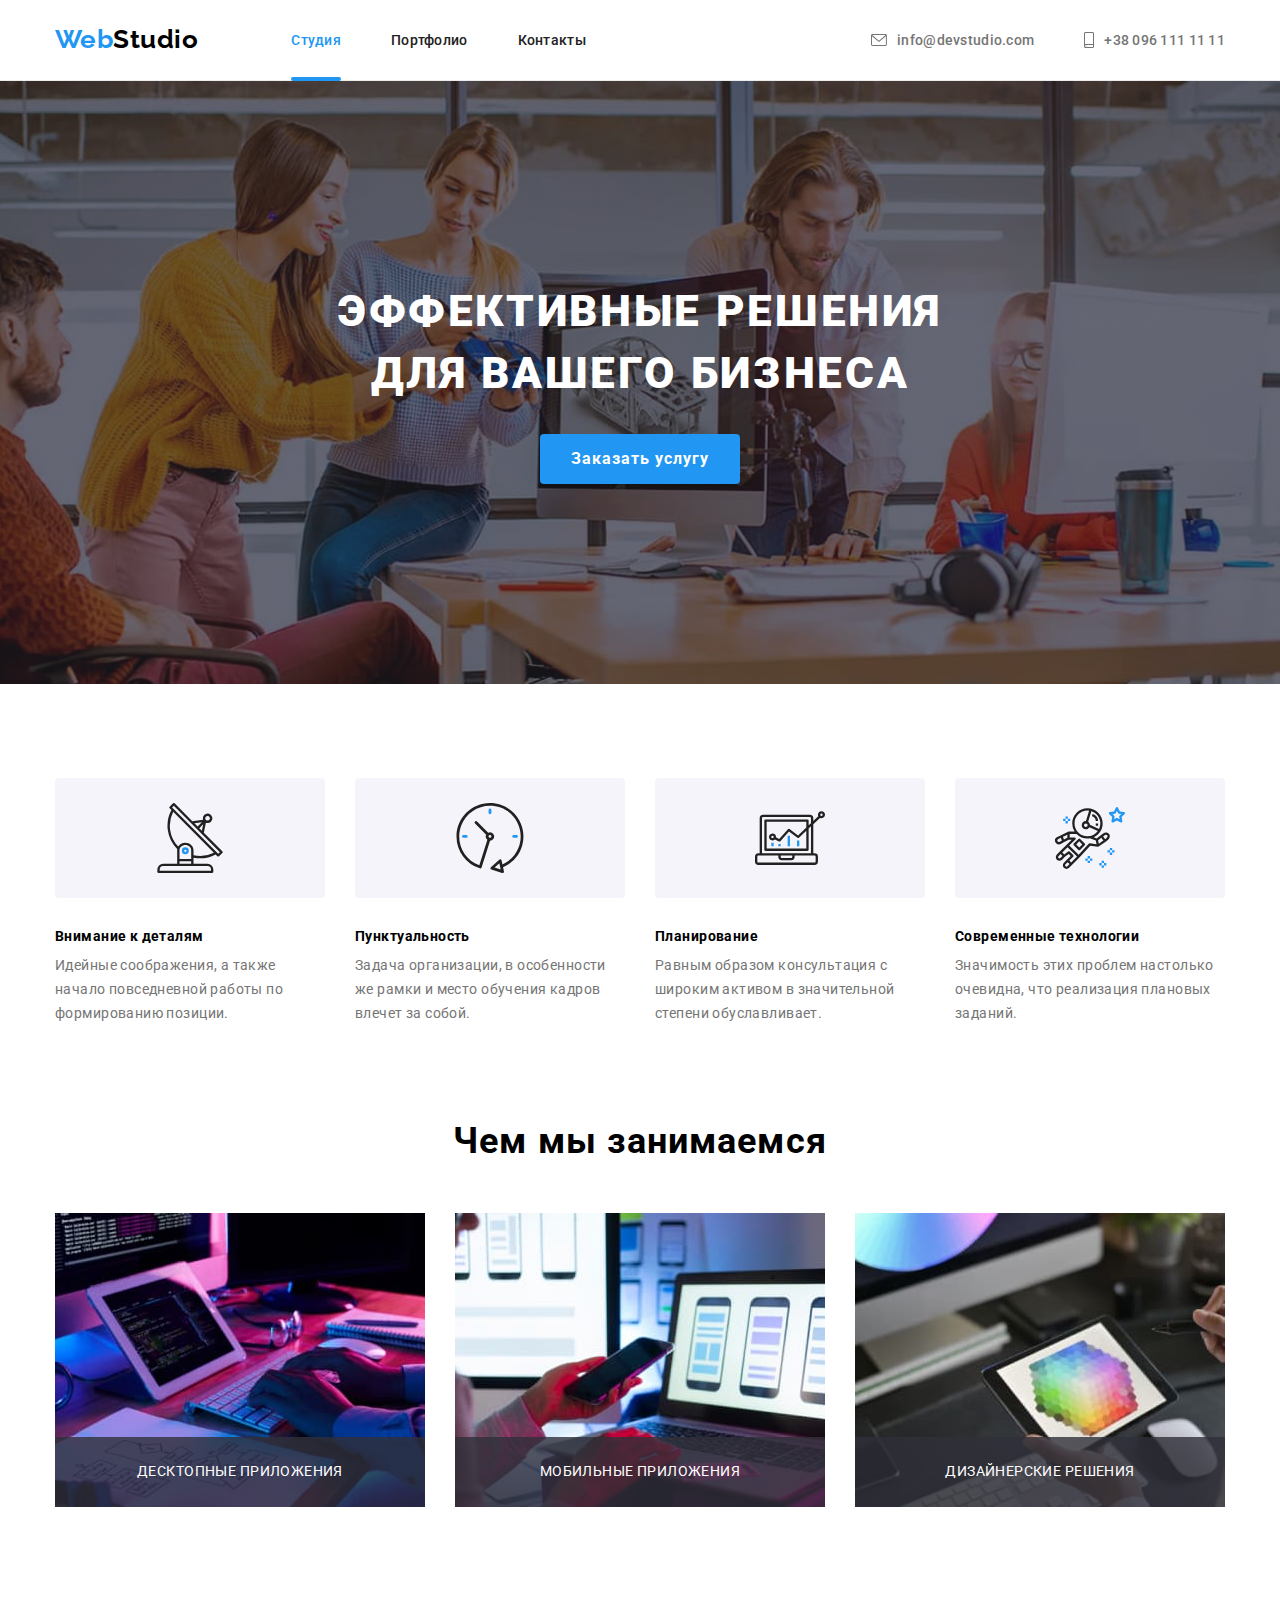
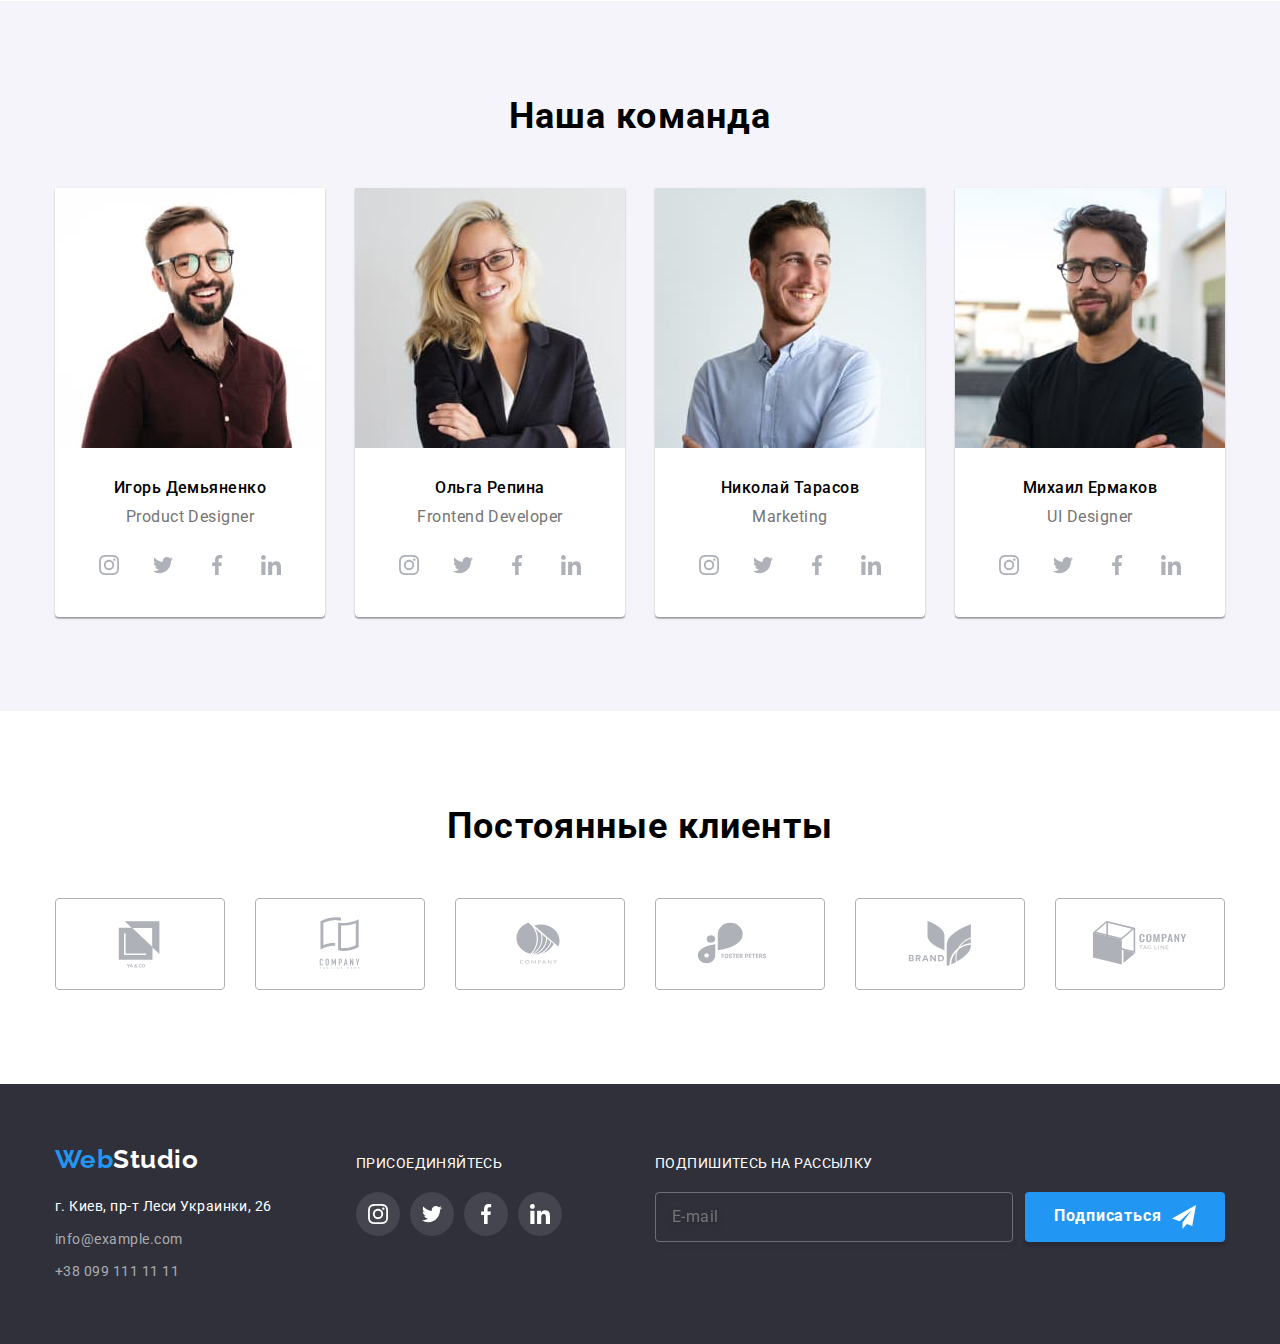
<file: index.html>
<!DOCTYPE html>
<html lang="ru">
  <head>
    <meta charset="UTF-8" />
    <meta http-equiv="X-UA-Compatible" content="IE=edge" />
    <meta name="viewport" content="width=device-width, initial-scale=1.0" />
    <link
      rel="stylesheet"
      href="https://fonts.googleapis.com/css2?family=Raleway:wght@700&family=Roboto:wght@400;500;700;900&display=swap"
    />
    <link
      rel="stylesheet"
      href="https://cdnjs.cloudflare.com/ajax/libs/modern-normalize/1.1.0/modern-normalize.min.css"
    />

    <link rel="stylesheet" href="./css/main.min.css" />
    <title>Студия</title>
  </head>
  <body>
    <!--Верхняя линия-->
    <header class="header-section">
      <div class="container header-section__items">
        <a class="logo logo--primary" href="./index.html">
          <span class="logo__web" lang="en">Web</span>Studio
        </a>
        <nav class="nav">
          <ul class="nav__list">
            <li class="nav__item">
              <a class="nav__link nav__link--current current" href="./index.html">Студия</a>
            </li>
            <li class="nav__item">
              <a class="nav__link" href="./portfolio.html">Портфолио</a>
            </li>
            <li class="nav__item"><a class="nav__link" href="">Контакты</a></li>
          </ul>
        </nav>
        <div class="header__contacts">
          <ul class="contact-list">
            <li class="contact-list__item">
              <a class="contact-list__link" href="mailto:info@devstudio.com">
                <svg class="contact-list__icon" width="16px" height="12px">
                  <use href="./images/icons.svg#icon-envelope"></use>
                </svg>
                info@devstudio.com
              </a>
            </li>
            <li class="contact-list__item">
              <a class="contact-list__link" href="tel:+380961111111">
                <svg class="contact-list__icon" width="10px" height="16px">
                  <use href="./images/icons.svg#icon-smartphone"></use>
                </svg>
                +38 096 111 11 11
              </a>
            </li>
          </ul>
        </div>
      </div>
      <button type="button" class="button-menu button-menu-open">
        <svg width="40" height="40">
          <use class="button-menu-open__icon" href="./images/icons.svg#icon-menu-open"></use>
        </svg>
      </button>
      <div class="mob-menu is-hidden">
        <button type="button" class="button-menu button-menu-close">
          <svg width="40" height="40">
            <use class="button-menu-close__icon" href="./images/icons.svg#icon-menu-close"></use>
          </svg>
        </button>
        <nav class="mob-menu-nav">
          <ul class="nav__list">
            <li class="nav__item">
              <a class="nav__link current nav__link--big-size" href="./index.html">Студия</a>
            </li>
            <li class="nav__item">
              <a class="nav__link nav__link--big-size" href="./portfolio.html">Портфолио</a>
            </li>
            <li class="nav__item">
              <a class="nav__link nav__link--big-size" href="">Контакты</a>
            </li>
          </ul>
        </nav>
        <div class="mob-menu-contacts">
          <ul class="contact-list">
            <li class="contact-list__item">
              <a
                class="contact-list__link contact-list__link--big-size contact-list__link--accent-color"
                href="tel:+380961111111"
                >+38 099 111 11 11</a
              >
            </li>
            <li class="contact-list__item">
              <a
                class="contact-list__link contact-list__link--medium-size"
                href="mailto:info@devstudio.com"
                >info@example.com</a
              >
            </li>
          </ul>
        </div>
        <ul class="social-text-links">
          <li class="social-text-links__item">
            <a href="" class="social-text-links__link">Instagram</a>
          </li>
          <li class="social-text-links__item">
            <a href="" class="social-text-links__link">Twitter</a>
          </li>
          <li class="social-text-links__item">
            <a href="" class="social-text-links__link">Facebook</a>
          </li>
          <li class="social-text-links__item">
            <a href="" class="social-text-links__link">LinkedIn</a>
          </li>
        </ul>
      </div>
    </header>

    <!--Главный контент-->
    <main>
      <!--Шапка-->
      <section class="section hero">
        <div class="container">
          <h1 class="main-title">
            Эффективные решения
            <br />
            для вашего бизнеса
          </h1>
          <button class="button-primary button-primary--flex" type="button" data-modal-open>
            Заказать услугу
          </button>
        </div>
      </section>
      <!--Особенности-->
      <section class="section features">
        <div class="container">
          <ul class="features-list">
            <li class="features-list__item">
              <div class="features-list__block">
                <svg width="70px" height="70px">
                  <use href="./images/icons.svg#icon-antenna"></use>
                </svg>
              </div>
              <h3 class="features-list__title">Внимание к деталям</h3>
              <p class="features-list__discription">
                Идейные соображения, а также начало повседневной работы по формированию позиции.
              </p>
            </li>
            <li class="features-list__item">
              <div class="features-list__block">
                <svg width="70px" height="70px">
                  <use href="./images/icons.svg#icon-clock"></use>
                </svg>
              </div>
              <h3 class="features-list__title">Пунктуальность</h3>
              <p class="features-list__discription">
                Задача организации, в особенности же рамки и место обучения кадров влечет за собой.
              </p>
            </li>
            <li class="features-list__item">
              <div class="features-list__block">
                <svg width="70px" height="70px">
                  <use href="./images/icons.svg#icon-diagram"></use>
                </svg>
              </div>
              <h3 class="features-list__title">Планирование</h3>
              <p class="features-list__discription">
                Равным образом консультация с широким активом в значительной степени обуславливает.
              </p>
            </li>
            <li class="features-list__item">
              <div class="features-list__block">
                <svg width="70px" height="70px">
                  <use href="./images/icons.svg#icon-astronaut"></use>
                </svg>
              </div>
              <h3 class="features-list__title">Современные технологии</h3>
              <p class="features-list__discription">
                Значимость этих проблем настолько очевидна, что реализация плановых заданий.
              </p>
            </li>
          </ul>
        </div>
      </section>
      <!--Чем мы занимаемся-->
      <section class="section doing">
        <div class="container">
          <h2 class="second-title">Чем мы занимаемся</h2>
          <ul class="doing-list">
            <li class="doing-list__item">
              <img
                srcset="./images/Doing/desktop/img1.jpg 1x, ./images/Doing/desktop/img1@2x.jpg 2x"
                src="./images/Doing/desktop/img1.jpg"
                alt="Руки на клавиатуре"
                width="370"
              />
              <div class="doing-list__block">
                <p class="doing-list__title">ДЕСКТОПНЫЕ ПРИЛОЖЕНИЯ</p>
              </div>
            </li>
            <li class="doing-list__item">
              <img
                srcset="./images/Doing/desktop/img2.jpg 1x, ./images/Doing/desktop/img2@2x.jpg 2x"
                src="./images/Doing/desktop/img2.jpg"
                alt="Телефон в руках"
                width="370"
              />
              <div class="doing-list__block">
                <p class="doing-list__title">МОБИЛЬНЫЕ ПРИЛОЖЕНИЯ</p>
              </div>
            </li>
            <li class="doing-list__item">
              <img
                srcset="./images/Doing/desktop/img3.jpg 1x, ./images/Doing/desktop/img3@2x.jpg 2x"
                src="./images/Doing/desktop/img3.jpg"
                alt="Фигура на планшете"
                width="370"
              />
              <div class="doing-list__block">
                <p class="doing-list__title">ДИЗАЙНЕРСКИЕ РЕШЕНИЯ</p>
              </div>
            </li>
          </ul>
        </div>
      </section>
      <!--Наша команда-->
      <section class="section team">
        <div class="container">
          <h2 class="second-title">Наша команда</h2>
          <ul class="team-list">
            <li class="team-list__item">
              <img
                srcset="./images/Team/desktop/img1.jpg 1x, ./images/Team/desktop/img1@2x.jpg 2x"
                src="./images/Team/desktop/img1.jpg"
                alt="Парень"
                width="270"
              />
              <div class="team-list__info">
                <div class="team-list__member">
                  <h3 class="team-list__member-name">Игорь Демьяненко</h3>
                  <p class="team-list__member-position" lang="en">Product Designer</p>
                </div>
                <ul class="social-list">
                  <li class="social-list__item">
                    <a href="" class="social-list__link social-list__link--primary">
                      <svg class="social-list__icon" width="20" height="20">
                        <use href="./images/icons.svg#icon-instagram"></use>
                      </svg>
                    </a>
                  </li>
                  <li class="social-list__item">
                    <a href="" class="social-list__link social-list__link--primary">
                      <svg class="social-list__icon" width="20" height="20">
                        <use href="./images/icons.svg#icon-twitter"></use>
                      </svg>
                    </a>
                  </li>
                  <li class="social-list__item">
                    <a href="" class="social-list__link social-list__link--primary">
                      <svg class="social-list__icon" width="20" height="20">
                        <use href="./images/icons.svg#icon-facebook"></use>
                      </svg>
                    </a>
                  </li>
                  <li class="social-list__item">
                    <a href="" class="social-list__link social-list__link--primary">
                      <svg class="social-list__icon" width="20" height="20">
                        <use href="./images/icons.svg#icon-linkedin"></use>
                      </svg>
                    </a>
                  </li>
                </ul>
              </div>
            </li>
            <li class="team-list__item">
              <img
                srcset="./images/Team/desktop/img2.jpg 1x, ./images/Team/desktop/img2@2x.jpg 2x"
                src="./images/Team/desktop/img2.jpg"
                alt="Девушка"
                width="270"
              />
              <div class="team-list__info">
                <div class="team-list__member">
                  <h3 class="team-list__member-name">Ольга Репина</h3>
                  <p class="team-list__member-position" lang="en">Frontend Developer</p>
                </div>
                <ul class="social-list">
                  <li class="social-list__item">
                    <a href="" class="social-list__link social-list__link--primary">
                      <svg class="social-list__icon" width="20" height="20">
                        <use href="./images/icons.svg#icon-instagram"></use>
                      </svg>
                    </a>
                  </li>
                  <li class="social-list__item">
                    <a href="" class="social-list__link social-list__link--primary">
                      <svg class="social-list__icon" width="20" height="20">
                        <use href="./images/icons.svg#icon-twitter"></use>
                      </svg>
                    </a>
                  </li>
                  <li class="social-list__item">
                    <a href="" class="social-list__link social-list__link--primary">
                      <svg class="social-list__icon" width="20" height="20">
                        <use href="./images/icons.svg#icon-facebook"></use>
                      </svg>
                    </a>
                  </li>
                  <li class="social-list__item">
                    <a href="" class="social-list__link social-list__link--primary">
                      <svg class="social-list__icon" width="20" height="20">
                        <use href="./images/icons.svg#icon-linkedin"></use>
                      </svg>
                    </a>
                  </li>
                </ul>
              </div>
            </li>
            <li class="team-list__item">
              <img
                srcset="./images/Team/desktop/img3.jpg 1x, ./images/Team/desktop/img3@2x.jpg 2x"
                src="./images/Team/desktop/img3.jpg"
                alt="Парень"
                width="270"
              />
              <div class="team-list__info">
                <div class="team-list__member">
                  <h3 class="team-list__member-name">Николай Тарасов</h3>
                  <p class="team-list__member-position" lang="en">Marketing</p>
                </div>
                <ul class="social-list">
                  <li class="social-list__item">
                    <a href="" class="social-list__link social-list__link--primary">
                      <svg class="social-list__icon" width="20" height="20">
                        <use href="./images/icons.svg#icon-instagram"></use>
                      </svg>
                    </a>
                  </li>
                  <li class="social-list__item">
                    <a href="" class="social-list__link social-list__link--primary">
                      <svg class="social-list__icon" width="20" height="20">
                        <use href="./images/icons.svg#icon-twitter"></use>
                      </svg>
                    </a>
                  </li>
                  <li class="social-list__item">
                    <a href="" class="social-list__link social-list__link--primary">
                      <svg class="social-list__icon" width="20" height="20">
                        <use href="./images/icons.svg#icon-facebook"></use>
                      </svg>
                    </a>
                  </li>
                  <li class="social-list__item">
                    <a href="" class="social-list__link social-list__link--primary">
                      <svg class="social-list__icon" width="20" height="20">
                        <use href="./images/icons.svg#icon-linkedin"></use>
                      </svg>
                    </a>
                  </li>
                </ul>
              </div>
            </li>
            <li class="team-list__item">
              <img
                srcset="./images/Team/desktop/img4.jpg 1x, ./images/Team/desktop/img4@2x.jpg 2x"
                src="./images/Team/desktop/img4.jpg"
                alt="Парень"
                width="270"
              />
              <div class="team-list__info">
                <div class="team-list__member">
                  <h3 class="team-list__member-name">Михаил Ермаков</h3>
                  <p class="team-list__member-position" lang="en">UI Designer</p>
                </div>
                <ul class="social-list">
                  <li class="social-list__item">
                    <a href="" class="social-list__link social-list__link--primary">
                      <svg class="social-list__icon" width="20" height="20">
                        <use href="./images/icons.svg#icon-instagram"></use>
                      </svg>
                    </a>
                  </li>
                  <li class="social-list__item">
                    <a href="" class="social-list__link social-list__link--primary">
                      <svg class="social-list__icon" width="20" height="20">
                        <use href="./images/icons.svg#icon-twitter"></use>
                      </svg>
                    </a>
                  </li>
                  <li class="social-list__item">
                    <a href="" class="social-list__link social-list__link--primary">
                      <svg class="social-list__icon" width="20" height="20">
                        <use href="./images/icons.svg#icon-facebook"></use>
                      </svg>
                    </a>
                  </li>
                  <li class="social-list__item">
                    <a href="" class="social-list__link social-list__link--primary">
                      <svg class="social-list__icon" width="20" height="20">
                        <use href="./images/icons.svg#icon-linkedin"></use>
                      </svg>
                    </a>
                  </li>
                </ul>
              </div>
            </li>
          </ul>
        </div>
      </section>
      <!--Наши партнёры-->
      <section class="section costomers">
        <div class="container">
          <h2 class="second-title">Постоянные клиенты</h2>
          <ul class="customers-list">
            <li class="customers-list__item">
              <a href="" class="customers-list__link">
                <svg class="customers-list__icon" width="106" height="60">
                  <use href="./images/icons.svg#icon-logo1"></use>
                </svg>
              </a>
            </li>
            <li class="customers-list__item">
              <a href="" class="customers-list__link">
                <svg class="customers-list__icon" width="106" height="60">
                  <use href="./images/icons.svg#icon-logo2"></use>
                </svg>
              </a>
            </li>
            <li class="customers-list__item">
              <a href="" class="customers-list__link">
                <svg class="customers-list__icon" width="106" height="60">
                  <use href="./images/icons.svg#icon-logo3"></use>
                </svg>
              </a>
            </li>
            <li class="customers-list__item">
              <a href="" class="customers-list__link">
                <svg class="customers-list__icon" width="106" height="60">
                  <use href="./images/icons.svg#icon-logo4"></use>
                </svg>
              </a>
            </li>
            <li class="customers-list__item">
              <a href="" class="customers-list__link">
                <svg class="customers-list__icon" width="106" height="60">
                  <use href="./images/icons.svg#icon-logo5"></use>
                </svg>
              </a>
            </li>
            <li class="customers-list__item">
              <a href="" class="customers-list__link">
                <svg class="customers-list__icon" width="106" height="60">
                  <use href="./images/icons.svg#icon-logo6"></use>
                </svg>
              </a>
            </li>
          </ul>
        </div>
      </section>
    </main>
    <!--Подвал контакты-->
    <footer class="footer-section">
      <div class="container footer-section__container">
        <div class="footer-section__contact">
          <a class="logo logo--secondary" href="./index.html">
            <span class="logo__web" lang="en">Web</span>Studio
          </a>
          <address>
            <ul class="secondary-contact-list">
              <li class="secondary-contact-list__item">
                <a
                  class="secondary-contact-list__map"
                  href="https://www.google.com/maps/place/%D0%B1%D1%83%D0%BB.+%D0%9B%D0%B5%D1%81%D0%B8+%D0%A3%D0%BA%D1%80%D0%B0%D0%B8%D0%BD%D0%BA%D0%B8,+26,+%D0%9A%D0%B8%D0%B5%D0%B2,+02000/@50.4265807,30.5361971,17z/data=!3m1!4b1!4m5!3m4!1s0x40d4cf0e033ecbe9:0x57a4dffefec77da0!8m2!3d50.4265807!4d30.5383858?hl=ru"
                  target="_blank"
                  rel="noopener noreferrer"
                >
                  г. Киев, пр-т Леси Украинки, 26
                </a>
              </li>
              <li class="secondary-contact-list__item">
                <a class="secondary-contact-list__link" href="mailto:info@devstudio.com"
                  >info@example.com</a
                >
              </li>
              <li class="secondary-contact-list__item">
                <a class="secondary-contact-list__link" href="tel:+380961111111"
                  >+38 099 111 11 11</a
                >
              </li>
            </ul>
          </address>
        </div>
        <div class="footer-section__social">
          <h4 class="third-title">ПРИСОЕДИНЯЙТЕСЬ</h4>
          <ul class="social-list">
            <li class="social-list__item">
              <a href="" class="social-list__link social-list__link--secondary">
                <svg class="social-list__icon" width="20" height="20">
                  <use href="./images/icons.svg#icon-instagram"></use>
                </svg>
              </a>
            </li>
            <li class="social-list__item">
              <a href="" class="social-list__link social-list__link--secondary">
                <svg class="social-list__icon" width="20" height="20">
                  <use href="./images/icons.svg#icon-twitter"></use>
                </svg>
              </a>
            </li>
            <li class="social-list__item">
              <a href="" class="social-list__link social-list__link--secondary">
                <svg class="social-list__icon" width="20" height="20">
                  <use href="./images/icons.svg#icon-facebook"></use>
                </svg>
              </a>
            </li>
            <li class="social-list__item">
              <a href="" class="social-list__link social-list__link--secondary">
                <svg class="social-list__icon" width="20" height="20">
                  <use href="./images/icons.svg#icon-linkedin"></use>
                </svg>
              </a>
            </li>
          </ul>
        </div>
        <div class="footer-section__form">
          <h4 class="third-title">ПОДПИШИТЕСЬ НА РАССЫЛКУ</h4>
          <form action="#" class="subscribe-form">
            <input
              type="email"
              name="subscribe-form__input"
              class="subscribe-form__input"
              placeholder="E-mail"
            />
            <button type="submit" class="button-primary button-primary--flex">
              Подписаться<svg class="button-primary__icon" width="24" height="24">
                <use href="./images/icons.svg#icon-telegram"></use>
              </svg>
            </button>
          </form>
        </div>
      </div>
    </footer>
    <!--modal-->
    <div class="backdrop is-hidden" data-modal>
      <div class="modal">
        <button type="button" class="button-close" data-modal-close>
          <svg class="button-close__icon" width="18" height="18">
            <use href="./images/icons.svg#icon-close"></use>
          </svg>
        </button>
        <p class="modal__title">Оставьте свои данные, мы вам перезвоним</p>
        <!--form-->
        <form action="#" class="form">
          <div class="input-field">
            <label for="user-name" class="label">Имя</label>
            <div class="input__group-apsolute">
              <input
                type="text"
                minlength="2"
                name="user-name"
                title="Volodymyr"
                class="input"
                id="user-name"
                required
              /><svg class="input__icon" width="18" height="18">
                <use href="./images/icons.svg#icon-person"></use>
              </svg>
            </div>
          </div>
          <div class="input-field">
            <label for="user-tel" class="label">Телефон</label>
            <div class="input__group-apsolute">
              <input
                type="tel"
                name="user-tel"
                title="+38 (095) 174-71-21"
                class="input"
                id="user-tel"
                required
              /><svg class="input__icon" width="18" height="18">
                <use href="./images/icons.svg#icon-phone"></use>
              </svg>
            </div>
          </div>
          <div class="input-field">
            <label for="user-email" class="label">Почта</label>
            <div class="input__group-apsolute">
              <input
                type="email"
                name="user-email"
                title="vmtrush@gmail.com"
                class="input"
                id="user-email"
                required
              /><svg class="input__icon" width="18" height="18">
                <use href="./images/icons.svg#icon-email"></use>
              </svg>
            </div>
          </div>
          <div class="textarea-field">
            <label for="user-comment" class="label">Комментарий</label>
            <textarea
              name="user-comment"
              class="textarea-field__input"
              id="user-comment"
              placeholder="Введите текст"
            ></textarea>
          </div>
          <div class="checkbox-field">
            <input
              type="checkbox"
              name="contract"
              id="modal-check"
              class="checkbox-field__input"
              style="display: none"
            />
            <label for="modal-check" class="checkbox-field__label">
              <span class="checkbox-field__icon">
                <svg class="check-icon" width="16" height="15">
                  <use href="./images/icons.svg#icon-check"></use>
                </svg>
              </span>
              <p class="checkbox-field__text">Соглашаюсь с рассылкой и принимаю</p></label
            >&nbsp;<a href="" class="checkbox-field__link">Условия договора</a>
          </div>
          <button type="submit" class="button-primary button-primary--flex">Отправить</button>
        </form>
      </div>
    </div>
    <!--script-->
    <script src="./js/modal.js"></script>
    <script src="./js/menu.js"></script>
  </body>
</html>
</file>
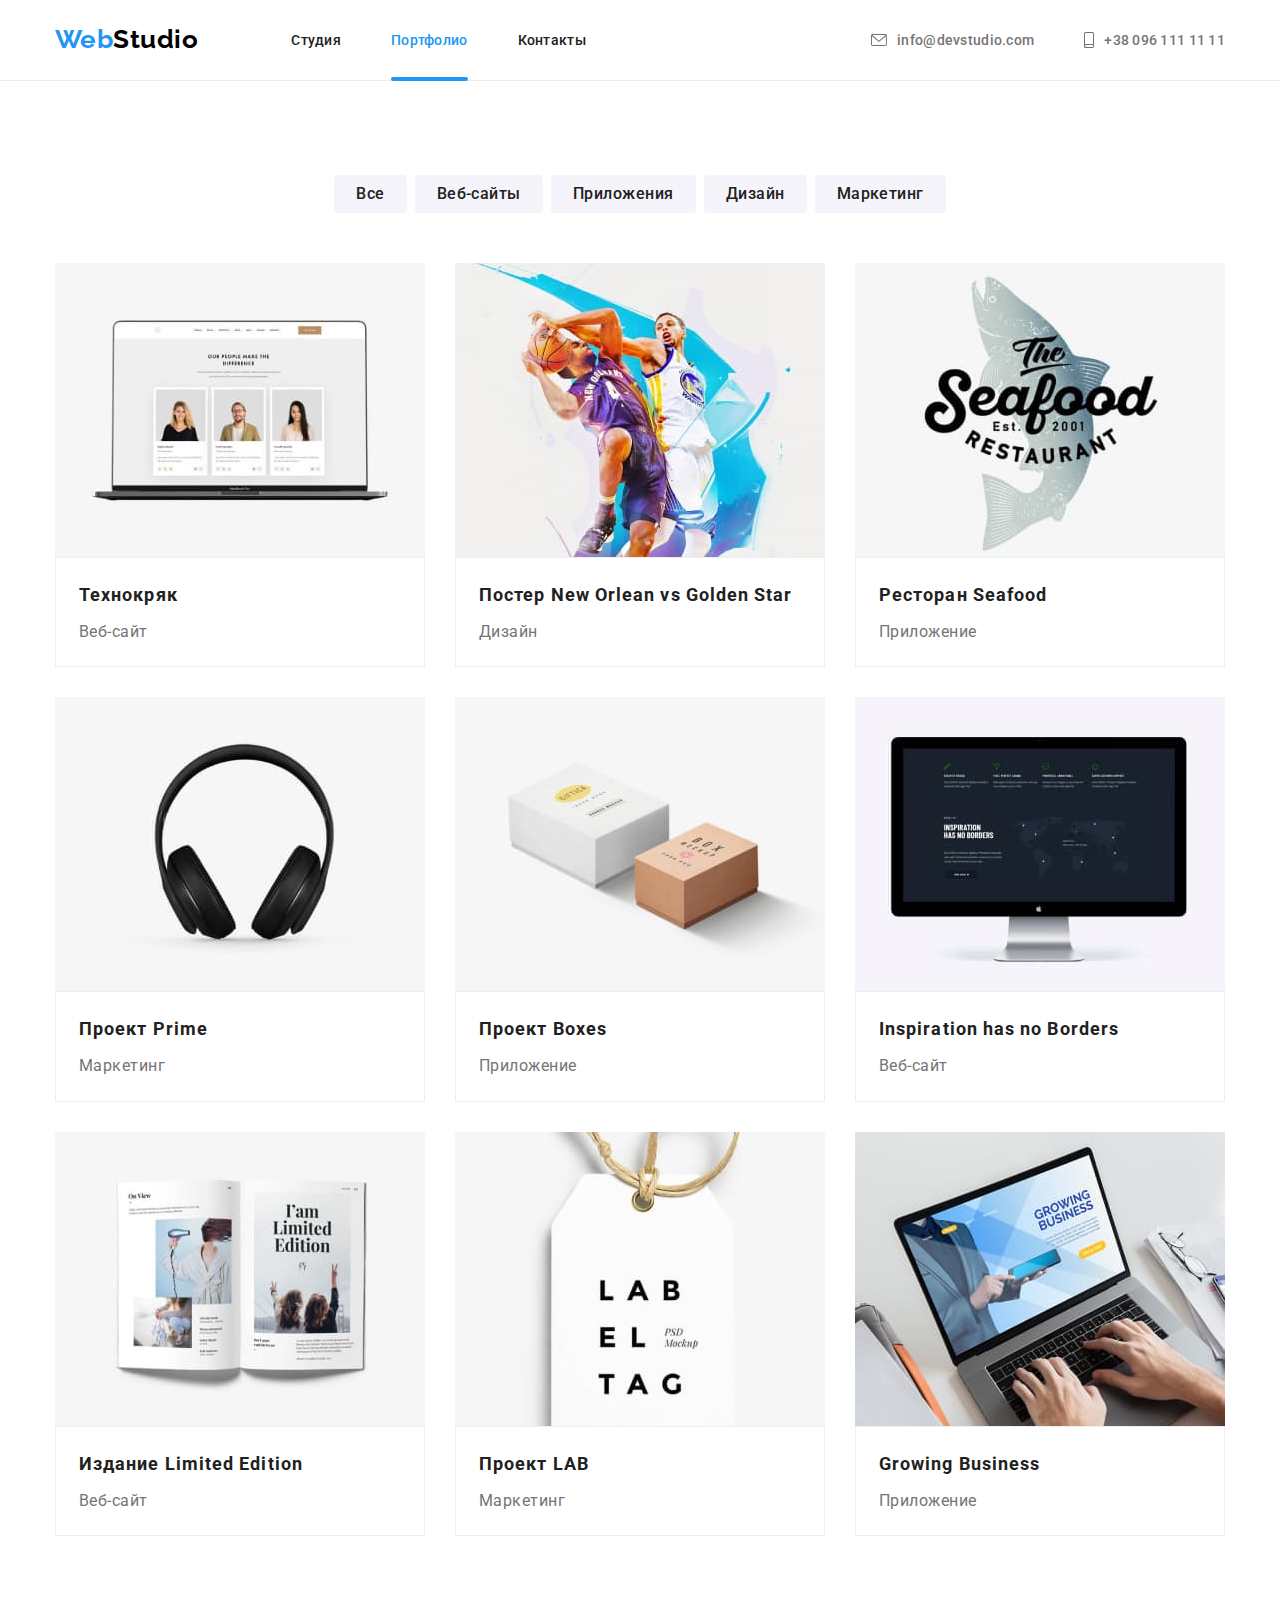
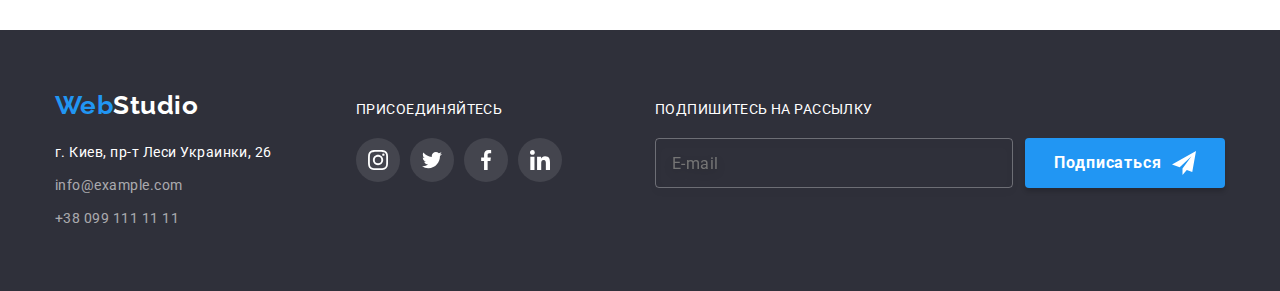
<file: portfolio.html>
<!DOCTYPE html>
<html lang="ru">
  <head>
    <meta charset="UTF-8" />
    <meta http-equiv="X-UA-Compatible" content="IE=edge" />
    <meta name="viewport" content="width=device-width, initial-scale=1.0" />
    <link
      href="https://fonts.googleapis.com/css2?family=Raleway:wght@700&family=Roboto:wght@400;500;700;900&display=swap"
      rel="stylesheet"
    />
    <link
      rel="stylesheet"
      href="https://cdnjs.cloudflare.com/ajax/libs/modern-normalize/1.1.0/modern-normalize.min.css"
    />

    <link rel="stylesheet" href="./css/main.min.css" />
    <title>Portfolio</title>
  </head>
  <body>
    <!--Верхняя линия-->
    <header class="header-section">
      <div class="container header-section__items">
        <a class="logo logo--primary" href="./index.html">
          <span class="logo__web" lang="en">Web</span>Studio
        </a>
        <nav class="nav">
          <ul class="nav__list">
            <li class="nav__item">
              <a class="nav__link" href="./index.html">Студия</a>
            </li>
            <li class="nav__item">
              <a class="nav__link nav__link--current current" href="./portfolio.html">Портфолио</a>
            </li>
            <li class="nav__item"><a class="nav__link" href="">Контакты</a></li>
          </ul>
        </nav>
        <div class="header__contacts">
          <ul class="header-section__contact contact-list">
            <li class="contact-list__item">
              <a class="contact-list__link" href="mailto:info@devstudio.com">
                <svg class="contact-list__icon" width="16px" height="12px">
                  <use href="./images/icons.svg#icon-envelope"></use>
                </svg>
                info@devstudio.com
              </a>
            </li>
            <li class="contact-list__item">
              <a class="contact-list__link" href="tel:+380961111111">
                <svg class="contact-list__icon" width="10px" height="16px">
                  <use href="./images/icons.svg#icon-smartphone"></use>
                </svg>
                +38 096 111 11 11
              </a>
            </li>
          </ul>
        </div>
      </div>
      <button type="button" class="button-menu button-menu-open">
        <svg width="40" height="40">
          <use class="button-menu-open__icon" href="./images/icons.svg#icon-menu-open"></use>
        </svg>
      </button>
      <div class="mob-menu is-hidden">
        <button type="button" class="button-menu button-menu-close">
          <svg width="40" height="40">
            <use class="button-menu-close__icon" href="./images/icons.svg#icon-menu-close"></use>
          </svg>
        </button>
        <nav class="mob-menu-nav">
          <ul class="nav__list">
            <li class="nav__item">
              <a class="nav__link nav__link--big-size" href="./index.html">Студия</a>
            </li>
            <li class="nav__item">
              <a class="nav__link current nav__link--big-size" href="./portfolio.html">Портфолио</a>
            </li>
            <li class="nav__item">
              <a class="nav__link nav__link--big-size" href="">Контакты</a>
            </li>
          </ul>
        </nav>
        <div class="mob-menu-contacts">
          <ul class="contact-list">
            <li class="contact-list__item">
              <a
                class="contact-list__link contact-list__link--big-size contact-list__link--accent-color"
                href="tel:+380961111111"
                >+38 099 111 11 11</a
              >
            </li>
            <li class="contact-list__item">
              <a
                class="contact-list__link contact-list__link--medium-size contact-list__link--shade-color"
                href="mailto:info@devstudio.com"
                >info@example.com</a
              >
            </li>
          </ul>
        </div>
        <ul class="social-text-links">
          <li class="social-text-links__item">
            <a href="" class="social-text-links__link">Instagram</a>
          </li>
          <li class="social-text-links__item">
            <a href="" class="social-text-links__link">Twitter</a>
          </li>
          <li class="social-text-links__item">
            <a href="" class="social-text-links__link">Facebook</a>
          </li>
          <li class="social-text-links__item">
            <a href="" class="social-text-links__link">LinkedIn</a>
          </li>
        </ul>
      </div>
    </header>
    <!--Портфолио главный контент -->
    <main>
      <!--Шапка-->
      <section class="section filter">
        <div class="container">
          <ul class="filter-list">
            <li class="filter-list__item">
              <button class="button-secondary" type="button">Все</button>
            </li>
            <li class="filter-list__item">
              <button class="button-secondary" type="button">Веб-сайты</button>
            </li>
            <li class="filter-list__item">
              <button class="button-secondary" type="button">Приложения</button>
            </li>
            <li class="filter-list__item">
              <button class="button-secondary" type="button">Дизайн</button>
            </li>
            <li class="filter-list__item">
              <button class="button-secondary" type="button">Маркетинг</button>
            </li>
          </ul>
          <ul class="portfolio">
            <li class="portfolio__item">
              <div class="portfolio__overlay-wrapper">
                <picture>
                  <source
                    srcset="
                      ./images/Portfolio/desktop/img1.jpg    1x,
                      ./images/Portfolio/desktop/img1@2x.jpg 2x
                    "
                    media="(min-width: 1200px)" />
                  <source
                    srcset="
                      ./images/Portfolio/tab/img1.jpg    1x,
                      ./images/Portfolio/tab/img1@2x.jpg 2x
                    "
                    media="(min-width: 768px)" />
                  <source
                    srcset="
                      ./images/Portfolio/mob/img1.jpg    1x,
                      ./images/Portfolio/mob/img1@2x.jpg 2x
                    "
                    media="(max-width: 767px)" />
                  <img src="./images/Portfolio/desktop/img1.jpg" alt="Экран ноутбука с фото"
                /></picture>
                <div class="portfolio__overlay">
                  <p class="portfolio__text">
                    Технокряк это современная площадка распространения коронавируса. Компании
                    используют эту платформу для цифрового шпионажа и атак на защищённые сервера
                    конкурентов.
                  </p>
                </div>
              </div>
              <div class="portfolio__wrapper">
                <h3 class="portfolio__title">Технокряк</h3>
                <p class="portfolio__discription">Веб-сайт</p>
              </div>
            </li>

            <li class="portfolio__item">
              <div class="portfolio__overlay-wrapper">
                <picture>
                  <source
                    srcset="
                      ./images/Portfolio/desktop/img2.jpg    1x,
                      ./images/Portfolio/desktop/img2@2x.jpg 2x
                    "
                    media="(min-width: 1200px)" />
                  <source
                    srcset="
                      ./images/Portfolio/tab/img2.jpg    1x,
                      ./images/Portfolio/tab/img2@2x.jpg 2x
                    "
                    media="(min-width: 768px)" />
                  <source
                    srcset="
                      ./images/Portfolio/mob/img2.jpg    1x,
                      ./images/Portfolio/mob/img2@2x.jpg 2x
                    "
                    media="(max-width: 767px)" />
                  <img src="./images/Portfolio/desktop/img2.jpg" alt="Баскетбалисты"
                /></picture>
                <div class="portfolio__overlay">
                  <p class="portfolio__text">
                    Технокряк это современная площадка распространения коронавируса. Компании
                    используют эту платформу для цифрового шпионажа и атак на защищённые сервера
                    конкурентов.
                  </p>
                </div>
              </div>
              <div class="portfolio__wrapper">
                <h3 class="portfolio__title">Постер New Orlean vs Golden Star</h3>
                <p class="portfolio__discription">Дизайн</p>
              </div>
            </li>
            <li class="portfolio__item">
              <div class="portfolio__overlay-wrapper">
                <picture>
                  <source
                    srcset="
                      ./images/Portfolio/desktop/img3.jpg    1x,
                      ./images/Portfolio/desktop/img3@2x.jpg 2x
                    "
                    media="(min-width: 1200px)" />
                  <source
                    srcset="
                      ./images/Portfolio/tab/img3.jpg    1x,
                      ./images/Portfolio/tab/img3@2x.jpg 2x
                    "
                    media="(min-width: 768px)" />
                  <source
                    srcset="
                      ./images/Portfolio/mob/img3.jpg    1x,
                      ./images/Portfolio/mob/img3@2x.jpg 2x
                    "
                    media="(max-width: 767px)" />
                  <img src="./images/Portfolio/desktop/img3.jpg" alt="Эмблема ресторана"
                /></picture>
                <div class="portfolio__overlay">
                  <p class="portfolio__text">
                    Технокряк это современная площадка распространения коронавируса. Компании
                    используют эту платформу для цифрового шпионажа и атак на защищённые сервера
                    конкурентов.
                  </p>
                </div>
              </div>
              <div class="portfolio__wrapper">
                <h3 class="portfolio__title">Ресторан Seafood</h3>
                <p class="portfolio__discription">Приложение</p>
              </div>
            </li>
            <li class="portfolio__item">
              <div class="portfolio__overlay-wrapper">
                <picture>
                  <source
                    srcset="
                      ./images/Portfolio/desktop/img4.jpg    1x,
                      ./images/Portfolio/desktop/img4@2x.jpg 2x
                    "
                    media="(min-width: 1200px)" />
                  <source
                    srcset="
                      ./images/Portfolio/tab/img4.jpg    1x,
                      ./images/Portfolio/tab/img4@2x.jpg 2x
                    "
                    media="(min-width: 768px)" />
                  <source
                    srcset="
                      ./images/Portfolio/mob/img4.jpg    1x,
                      ./images/Portfolio/mob/img4@2x.jpg 2x
                    "
                    media="(max-width: 767px)" />
                  <img src="./images/Portfolio/desktop/img4.jpg" alt="Наушники"
                /></picture>
                <div class="portfolio__overlay">
                  <p class="portfolio__text">
                    Технокряк это современная площадка распространения коронавируса. Компании
                    используют эту платформу для цифрового шпионажа и атак на защищённые сервера
                    конкурентов.
                  </p>
                </div>
              </div>
              <div class="portfolio__wrapper">
                <h3 class="portfolio__title">Проект Prime</h3>
                <p class="portfolio__discription">Маркетинг</p>
              </div>
            </li>
            <li class="portfolio__item">
              <div class="portfolio__overlay-wrapper">
                <picture>
                  <source
                    srcset="
                      ./images/Portfolio/desktop/img5.jpg    1x,
                      ./images/Portfolio/desktop/img5@2x.jpg 2x
                    "
                    media="(min-width: 1200px)" />
                  <source
                    srcset="
                      ./images/Portfolio/tab/img5.jpg    1x,
                      ./images/Portfolio/tab/img5@2x.jpg 2x
                    "
                    media="(min-width: 768px)" />
                  <source
                    srcset="
                      ./images/Portfolio/mob/img5.jpg    1x,
                      ./images/Portfolio/mob/img5@2x.jpg 2x
                    "
                    media="(max-width: 767px)" />
                  <img src="./images/Portfolio/desktop/img5.jpg" alt="Коробочки"
                /></picture>
                <div class="portfolio__overlay">
                  <p class="portfolio__text">
                    Технокряк это современная площадка распространения коронавируса. Компании
                    используют эту платформу для цифрового шпионажа и атак на защищённые сервера
                    конкурентов.
                  </p>
                </div>
              </div>
              <div class="portfolio__wrapper">
                <h3 class="portfolio__title">Проект Boxes</h3>
                <p class="portfolio__discription">Приложение</p>
              </div>
            </li>
            <li class="portfolio__item">
              <div class="portfolio__overlay-wrapper">
                <picture>
                  <source
                    srcset="
                      ./images/Portfolio/desktop/img6.jpg    1x,
                      ./images/Portfolio/desktop/img6@2x.jpg 2x
                    "
                    media="(min-width: 1200px)" />
                  <source
                    srcset="
                      ./images/Portfolio/tab/img6.jpg    1x,
                      ./images/Portfolio/tab/img6@2x.jpg 2x
                    "
                    media="(min-width: 768px)" />
                  <source
                    srcset="
                      ./images/Portfolio/mob/img6.jpg    1x,
                      ./images/Portfolio/mob/img6@2x.jpg 2x
                    "
                    media="(max-width: 767px)" />
                  <img src="./images/Portfolio/desktop/img6.jpg" alt="Манитор"
                /></picture>
                <div class="portfolio__overlay">
                  <p class="portfolio__text">
                    Технокряк это современная площадка распространения коронавируса. Компании
                    используют эту платформу для цифрового шпионажа и атак на защищённые сервера
                    конкурентов.
                  </p>
                </div>
              </div>
              <div class="portfolio__wrapper">
                <h3 class="portfolio__title">Inspiration has no Borders</h3>
                <p class="portfolio__discription">Веб-сайт</p>
              </div>
            </li>
            <li class="portfolio__item">
              <div class="portfolio__overlay-wrapper">
                <picture>
                  <source
                    srcset="
                      ./images/Portfolio/desktop/img7.jpg    1x,
                      ./images/Portfolio/desktop/img7@2x.jpg 2x
                    "
                    media="(min-width: 1200px)" />
                  <source
                    srcset="
                      ./images/Portfolio/tab/img7.jpg    1x,
                      ./images/Portfolio/tab/img7@2x.jpg 2x
                    "
                    media="(min-width: 768px)" />
                  <source
                    srcset="
                      ./images/Portfolio/mob/img7.jpg    1x,
                      ./images/Portfolio/mob/img7@2x.jpg 2x
                    "
                    media="(max-width: 767px)" />
                  <img src="./images/Portfolio/desktop/img7.jpg" alt="Открытая книга"
                /></picture>
                <div class="portfolio__overlay">
                  <p class="portfolio__text">
                    Технокряк это современная площадка распространения коронавируса. Компании
                    используют эту платформу для цифрового шпионажа и атак на защищённые сервера
                    конкурентов.
                  </p>
                </div>
              </div>
              <div class="portfolio__wrapper">
                <h3 class="portfolio__title">Издание Limited Edition</h3>
                <p class="portfolio__discription">Веб-сайт</p>
              </div>
            </li>
            <li class="portfolio__item">
              <div class="portfolio__overlay-wrapper">
                <picture>
                  <source
                    srcset="
                      ./images/Portfolio/desktop/img8.jpg    1x,
                      ./images/Portfolio/desktop/img8@2x.jpg 2x
                    "
                    media="(min-width: 1200px)" />
                  <source
                    srcset="
                      ./images/Portfolio/tab/img8.jpg    1x,
                      ./images/Portfolio/tab/img8@2x.jpg 2x
                    "
                    media="(min-width: 768px)" />
                  <source
                    srcset="
                      ./images/Portfolio/mob/img8.jpg    1x,
                      ./images/Portfolio/mob/img8@2x.jpg 2x
                    "
                    media="(max-width: 767px)" />
                  <img src="./images/Portfolio/desktop/img8.jpg" alt="Лейба"
                /></picture>
                <div class="portfolio__overlay">
                  <p class="portfolio__text">
                    Технокряк это современная площадка распространения коронавируса. Компании
                    используют эту платформу для цифрового шпионажа и атак на защищённые сервера
                    конкурентов.
                  </p>
                </div>
              </div>
              <div class="portfolio__wrapper">
                <h3 class="portfolio__title">Проект LAB</h3>
                <p class="portfolio__discription">Маркетинг</p>
              </div>
            </li>
            <li class="portfolio__item">
              <div class="portfolio__overlay-wrapper">
                <picture>
                  <source
                    srcset="
                      ./images/Portfolio/desktop/img9.jpg    1x,
                      ./images/Portfolio/desktop/img9@2x.jpg 2x
                    "
                    media="(min-width: 1200px)" />
                  <source
                    srcset="
                      ./images/Portfolio/tab/img9.jpg    1x,
                      ./images/Portfolio/tab/img9@2x.jpg 2x
                    "
                    media="(min-width: 768px)" />
                  <source
                    srcset="
                      ./images/Portfolio/mob/img9.jpg    1x,
                      ./images/Portfolio/mob/img9@2x.jpg 2x
                    "
                    media="(max-width: 767px)" />
                  <img src="./images/Portfolio/desktop/img9.jpg" alt="Пальцы на клавиатуре"
                /></picture>
                <div class="portfolio__overlay">
                  <p class="portfolio__text">
                    Технокряк это современная площадка распространения коронавируса. Компании
                    используют эту платформу для цифрового шпионажа и атак на защищённые сервера
                    конкурентов.
                  </p>
                </div>
              </div>
              <div class="portfolio__wrapper">
                <h3 class="portfolio__title">Growing Business</h3>
                <p class="portfolio__discription">Приложение</p>
              </div>
            </li>
          </ul>
        </div>
      </section>
    </main>
    <!--Подвал контакты-->
    <footer class="footer-section">
      <div class="container footer-section__container">
        <div class="footer-section__contact">
          <a class="logo logo--secondary" href="./index.html">
            <span class="logo__web" lang="en">Web</span>Studio
          </a>
          <address>
            <ul class="secondary-contact-list">
              <li class="secondary-contact-list__item">
                <a
                  class="secondary-contact-list__map"
                  href="https://www.google.com/maps/place/%D0%B1%D1%83%D0%BB.+%D0%9B%D0%B5%D1%81%D0%B8+%D0%A3%D0%BA%D1%80%D0%B0%D0%B8%D0%BD%D0%BA%D0%B8,+26,+%D0%9A%D0%B8%D0%B5%D0%B2,+02000/@50.4265807,30.5361971,17z/data=!3m1!4b1!4m5!3m4!1s0x40d4cf0e033ecbe9:0x57a4dffefec77da0!8m2!3d50.4265807!4d30.5383858?hl=ru"
                  target="_blank"
                  rel="noopener noreferrer"
                >
                  г. Киев, пр-т Леси Украинки, 26
                </a>
              </li>
              <li class="secondary-contact-list__item">
                <a class="secondary-contact-list__link" href="mailto:info@devstudio.com"
                  >info@example.com</a
                >
              </li>
              <li class="secondary-contact-list__item">
                <a class="secondary-contact-list__link" href="tel:+380961111111"
                  >+38 099 111 11 11</a
                >
              </li>
            </ul>
          </address>
        </div>
        <div class="footer-section__social">
          <h4 class="third-title">ПРИСОЕДИНЯЙТЕСЬ</h4>
          <ul class="social-list">
            <li class="social-list__item">
              <a href="" class="social-list__link social-list__link--secondary">
                <svg class="social-list__icon" width="20" height="20">
                  <use href="./images/icons.svg#icon-instagram"></use>
                </svg>
              </a>
            </li>
            <li class="social-list__item">
              <a href="" class="social-list__link social-list__link--secondary">
                <svg class="social-list__icon" width="20" height="20">
                  <use href="./images/icons.svg#icon-twitter"></use>
                </svg>
              </a>
            </li>
            <li class="social-list__item">
              <a href="" class="social-list__link social-list__link--secondary">
                <svg class="social-list__icon" width="20" height="20">
                  <use href="./images/icons.svg#icon-facebook"></use>
                </svg>
              </a>
            </li>
            <li class="social-list__item">
              <a href="" class="social-list__link social-list__link--secondary">
                <svg class="social-list__icon" width="20" height="20">
                  <use href="./images/icons.svg#icon-linkedin"></use>
                </svg>
              </a>
            </li>
          </ul>
        </div>
        <div class="footer-section__form">
          <h4 class="third-title">ПОДПИШИТЕСЬ НА РАССЫЛКУ</h4>
          <form action="#" class="subscribe-form">
            <input
              type="email"
              name="subscribe-form__input"
              class="subscribe-form__input"
              placeholder="E-mail"
            />
            <button type="submit" class="button-primary button-primary--flex">
              Подписаться<svg class="button-primary__icon" width="24" height="24">
                <use href="./images/icons.svg#icon-telegram"></use>
              </svg>
            </button>
          </form>
        </div>
      </div>
    </footer>
    <!--script-->
    <script src="./js/menu.js"></script>
  </body>
</html>
</file>
<file: css/main.min.css>
.features-list__block,.doing-list__block,.social-list,.social-list__link,.customers-list__link,.checkbox-field{display:-webkit-box;display:-ms-flexbox;display:flex;-webkit-box-pack:center;-ms-flex-pack:center;justify-content:center}html{-webkit-box-sizing:border-box;box-sizing:border-box}body{background-color:#fff;font-family:Roboto, sans-serif;font-style:normal;font-weight:normal;letter-spacing:0.03em}*,*::before,*::after{-webkit-box-sizing:inherit;box-sizing:inherit}h1,h2,h3,h4,h5,h6,p{margin:0}ul{margin:0;padding:0;list-style:none}button{cursor:pointer;border:0}img{display:block;max-width:100%;height:auto}address{font-style:normal}a{text-decoration:none}.is-hidden{visibility:hidden;opacity:0;pointer-events:none}.section{padding:94px 0}.container{width:100%;padding:0 15px;margin:0 auto}@media screen and (min-width: 480px){.container{width:480px}}@media screen and (min-width: 768px){.container{width:768px}}@media screen and (min-width: 1200px){.container{width:1200px}}.logo{font-family:Raleway, sans-serif;font-weight:700;font-size:26px;line-height:1.2}@media screen and (max-width: 768px){.logo{padding:16px 0}}.logo__web{color:#2196f3}.logo--primary{color:#000}.logo--secondary{color:#fff}.header-section{border-bottom:1px solid #ececec}.header-section__items{display:-webkit-box;display:-ms-flexbox;display:flex;-webkit-box-align:center;-ms-flex-align:center;align-items:center;-webkit-box-pack:justify;-ms-flex-pack:justify;justify-content:space-between;position:relative}.nav{display:none}@media screen and (min-width: 768px){.nav{display:block;margin-left:88px}}@media screen and (min-width: 1200px){.nav{margin-left:93px}}@media screen and (min-width: 768px){.nav__list{display:-webkit-box;display:-ms-flexbox;display:flex}}.nav__item{position:relative}.nav__link{color:#212121;font-family:inherit;font-weight:500;font-size:14px;line-height:1.15;letter-spacing:0.02em;-webkit-transition:color 250ms linear;transition:color 250ms linear;display:block}@media screen and (min-width: 768px){.nav__link{padding:32px 0}}.nav__link:hover,.nav__link:focus,.nav__link.current{color:#2196f3}@media screen and (max-width: 767px){.nav__item:not(:last-child){padding-bottom:32px}}@media screen and (min-width: 768px){.nav__item:not(:last-child){margin-right:50px}}.nav__link.nav__link--current::after{content:'';width:100%;height:4px;background:#2196f3;position:absolute;left:0;bottom:-1px;border-radius:2px}.header__contacts{display:none}@media screen and (min-width: 768px){.header__contacts{display:block;margin-left:auto}}@media screen and (min-width: 1200px){.header__contacts{display:-webkit-box;display:-ms-flexbox;display:flex;-webkit-box-align:center;-ms-flex-align:center;align-items:center}}@media screen and (min-width: 1200px){.contact-list{display:-webkit-box;display:-ms-flexbox;display:flex}}@media screen and (max-width: 767px){.contact-list__item:not(:last-child){margin-bottom:32px}}@media screen and (min-width: 768px){.contact-list__item:not(:last-child){margin-bottom:10px}}@media screen and (min-width: 1200px){.contact-list__item:not(:last-child){margin-right:50px;margin-bottom:0}}.contact-list__link{color:#757575;font-family:inherit;font-style:normal;font-weight:500;font-size:14px;line-height:1.15;letter-spacing:0.02em;-webkit-transition:color 250ms cubic-bezier(0.4, 0, 0.2, 1);transition:color 250ms cubic-bezier(0.4, 0, 0.2, 1);display:-webkit-box;display:-ms-flexbox;display:flex;-webkit-box-align:center;-ms-flex-align:center;align-items:center}.contact-list__link:hover,.contact-list__link:focus{color:#2196f3}.contact-list__icon{margin-right:10px;cursor:pointer;fill:currentColor}.secondary-contact-list{margin-top:20px}@media screen and (max-width: 1200px){.secondary-contact-list{text-align:center}}@media screen and (min-width: 1200px){.secondary-contact-list{text-align:left;width:231px}}.secondary-contact-list__item:not(:first-child){margin-top:9px}.secondary-contact-list__map,.secondary-contact-list__link{font-family:inherit;font-style:normal;font-weight:400;font-size:14px;line-height:1.7}.secondary-contact-list__map{color:#fff;-webkit-transition:color 250ms cubic-bezier(0.4, 0, 0.2, 1);transition:color 250ms cubic-bezier(0.4, 0, 0.2, 1)}.secondary-contact-list__map:hover:hover,.secondary-contact-list__map:focus:focus{color:#2196f3}.secondary-contact-list__link{color:rgba(255,255,255,0.6);-webkit-transition:color 250ms cubic-bezier(0.4, 0, 0.2, 1);transition:color 250ms cubic-bezier(0.4, 0, 0.2, 1)}.secondary-contact-list__link:hover,.secondary-contact-list__link:focus{color:#2196f3}.mob-menu{position:fixed;background-color:#fff;display:-webkit-box;display:-ms-flexbox;display:flex;-webkit-box-orient:vertical;-webkit-box-direction:normal;-ms-flex-direction:column;flex-direction:column;margin-left:auto;margin-right:auto;padding:48px 40px;width:100vw;height:100vh;top:0;z-index:5;-webkit-transition:500ms cubic-bezier(0.4, 0, 0.2, 1);transition:500ms cubic-bezier(0.4, 0, 0.2, 1)}@media screen and (min-width: 768px){.mob-menu{display:none}}@media screen and (max-width: 767px){.mob-menu-nav{display:block;margin-bottom:auto}}.nav__link--big-size{font-size:40px}.nav__link--big-size:hover,.nav__link--big-size:focus,.nav__link--big-size.current{color:#2196f3}@media screen and (min-width: 320px) and (max-width: 479px){.mob-menu-contacts{display:block}}.contact-list__link--big-size{font-size:27px}@media screen and (min-width: 480px){.contact-list__link--big-size{font-size:34px}}.contact-list__link--accent-color{color:#2196f3}.contact-list__link--medium-size{font-size:24px}.social-text-links{display:-webkit-box;display:-ms-flexbox;display:flex;-ms-flex-wrap:wrap;flex-wrap:wrap;margin-top:64px}@media screen and (max-width: 480px){.social-text-links__item{margin-bottom:10px}}.social-text-links__item:not(:last-child){margin-right:10px;padding-right:10px;border-right:1px solid #757575}.social-text-links__link{font-family:inherit;font-style:normal;font-weight:500;font-size:18px;line-height:1.22;letter-spacing:0.02em;color:#2196f3}.hero{background-color:#c4c4c4;width:100%;height:100%;text-align:center;max-width:1600px;margin:0 auto;background-position:center;background-repeat:no-repeat;background-size:cover;padding:118px 0;background-image:-webkit-gradient(linear, left top, right top, from(rgba(47,48,58,0.4)), to(rgba(47,48,58,0.4))),url("../images/Hero/mob/hero1.jpg");background-image:linear-gradient(to right, rgba(47,48,58,0.4), rgba(47,48,58,0.4)),url("../images/Hero/mob/hero1.jpg")}@media screen and (min-width: 1200px){.hero{padding:200px 0}}@media (-webkit-min-device-pixel-ratio: 2), (min-resolution: 192dpi), (min-resolution: 2dppx){.hero{background-image:-webkit-gradient(linear, left top, right top, from(rgba(47,48,58,0.4)), to(rgba(47,48,58,0.4))),url("../images/Hero/mob/hero1@2x.jpg");background-image:linear-gradient(to right, rgba(47,48,58,0.4), rgba(47,48,58,0.4)),url("../images/Hero/mob/hero1@2x.jpg")}}@media screen and (min-width: 768px){.hero{background-image:-webkit-gradient(linear, left top, right top, from(rgba(47,48,58,0.4)), to(rgba(47,48,58,0.4))),url("../images/Hero/tab/hero1.jpg");background-image:linear-gradient(to right, rgba(47,48,58,0.4), rgba(47,48,58,0.4)),url("../images/Hero/tab/hero1.jpg")}}@media screen and (min-width: 768px) and (-webkit-min-device-pixel-ratio: 2), screen and (min-width: 768px) and (min-resolution: 192dpi), screen and (min-width: 768px) and (min-resolution: 2dppx){.hero{background-image:-webkit-gradient(linear, left top, right top, from(rgba(47,48,58,0.4)), to(rgba(47,48,58,0.4))),url("../images/Hero/tab/hero1@2x.jpg");background-image:linear-gradient(to right, rgba(47,48,58,0.4), rgba(47,48,58,0.4)),url("../images/Hero/tab/hero1@2x.jpg")}}@media screen and (min-width: 1200px){.hero{background-image:-webkit-gradient(linear, left top, right top, from(rgba(47,48,58,0.4)), to(rgba(47,48,58,0.4))),url("../images/Hero/desktop/hero1.jpg");background-image:linear-gradient(to right, rgba(47,48,58,0.4), rgba(47,48,58,0.4)),url("../images/Hero/desktop/hero1.jpg")}}@media screen and (min-width: 1200px) and (-webkit-min-device-pixel-ratio: 2), screen and (min-width: 1200px) and (min-resolution: 192dpi), screen and (min-width: 1200px) and (min-resolution: 2dppx){.hero{background-image:-webkit-gradient(linear, left top, right top, from(rgba(47,48,58,0.4)), to(rgba(47,48,58,0.4))),url("../images/Hero/desktop/hero1@2x.jpg");background-image:linear-gradient(to right, rgba(47,48,58,0.4), rgba(47,48,58,0.4)),url("../images/Hero/desktop/hero1@2x.jpg")}}.button-primary{color:#fff;background-color:#2196f3;font-family:inherit;font-weight:700;font-size:16px;line-height:1.9;letter-spacing:0.06em;-webkit-box-shadow:0px 4px 4px rgba(0,0,0,0.15);box-shadow:0px 4px 4px rgba(0,0,0,0.15);border-radius:4px;min-width:200px;height:50px;margin-left:auto;margin-right:auto}.button-primary--flex{display:-webkit-box;display:-ms-flexbox;display:flex;-webkit-box-align:center;-ms-flex-align:center;align-items:center;-webkit-box-pack:center;-ms-flex-pack:center;justify-content:center}.button-primary__icon{margin-left:10px}.button-secondary{color:#212121;background-color:#f5f4fa;font-family:inherit;font-weight:500;font-size:16px;line-height:1.63;letter-spacing:0.03em;display:inline-block;height:38px;padding:6px 22px;border-radius:4px;-webkit-transition:color 250ms cubic-bezier(0.4, 0, 0.2, 1),background-color 250ms cubic-bezier(0.4, 0, 0.2, 1);transition:color 250ms cubic-bezier(0.4, 0, 0.2, 1),background-color 250ms cubic-bezier(0.4, 0, 0.2, 1)}.button-secondary:hover,.button-secondary:focus{color:#fff;background-color:#2196f3;-webkit-box-shadow:0px 3px 1px rgba(0,0,0,0.1),0px 1px 2px rgba(0,0,0,0.08),0px 2px 2px rgba(0,0,0,0.12);box-shadow:0px 3px 1px rgba(0,0,0,0.1),0px 1px 2px rgba(0,0,0,0.08),0px 2px 2px rgba(0,0,0,0.12);border-radius:4px}.button-menu{position:absolute;top:10px;right:15px;background-color:transparent;border:none;display:block;-webkit-transition:color 250ms cubic-bezier(0.4, 0, 0.2, 1);transition:color 250ms cubic-bezier(0.4, 0, 0.2, 1);fill:currentColor}.button-menu:hover,.button-menu:focus{color:#2196f3}@media screen and (min-width: 768px){.button-menu{display:none}}.button-close{position:absolute;top:8px;right:8px;width:30px;height:30px;border-radius:50%;background-color:transparent;border:1px solid rgba(0,0,0,0.1);display:-webkit-box;display:-ms-flexbox;display:flex;-webkit-box-align:center;-ms-flex-align:center;align-items:center;-webkit-transition:color 250ms cubic-bezier(0.4, 0, 0.2, 1);transition:color 250ms cubic-bezier(0.4, 0, 0.2, 1);fill:currentColor}.button-close:hover,.button-close:focus{color:#2196f3}.features{padding-bottom:60px;padding-top:60px}@media screen and (min-width: 1200px){.features{padding-bottom:0;padding-top:94px}}@media screen and (min-width: 768px){.features-list{display:-webkit-box;display:-ms-flexbox;display:flex;-ms-flex-wrap:wrap;flex-wrap:wrap;margin:-15px}}@media screen and (min-width: 768px){.features-list__item{margin:15px;width:calc(100% / 2 - 30px)}}@media screen and (min-width: 1200px){.features-list__item{margin:15px;width:calc(100% / 4 - 30px)}}@media screen and (max-width: 767px){.features-list__item:not(:last-child){margin-bottom:30px}}.features-list__block{padding:25px 0;background-color:#f5f4fa;margin-bottom:30px;border-radius:4px}.features-list__title{color:#000;font-weight:700;font-size:14px;line-height:1.15;letter-spacing:.03em;margin-bottom:10px}.features-list__discription{color:#757575;font-weight:400;font-size:14px;line-height:1.7;letter-spacing:.03em;font-size:14px;line-height:1.7}.main-title{color:#fff;text-transform:uppercase;font-weight:900;font-size:26px;line-height:1.62;letter-spacing:.06em;margin-bottom:30px}@media screen and (min-width: 1200px){.main-title{font-weight:900;font-size:44px;line-height:1.4;letter-spacing:.06em}}.second-title{color:#000;text-align:center;font-weight:700;font-size:28px;line-height:1.18;letter-spacing:.03em;margin-bottom:30px}@media screen and (min-width: 1200px){.second-title{font-weight:700;font-size:36px;line-height:1.2;letter-spacing:.03em;margin-bottom:50px}}.third-title{color:#fff;text-align:center;text-transform:uppercase;margin-bottom:20px}@media screen and (min-width: 1200px){.third-title{text-align:left;font-weight:400;font-size:14px;line-height:1.14;letter-spacing:.03em}}.doing{display:none}@media screen and (min-width: 1200px){.doing{display:-webkit-box;display:-ms-flexbox;display:flex}}.doing-list{display:-webkit-box;display:-ms-flexbox;display:flex;-ms-flex-wrap:wrap;flex-wrap:wrap;margin:-15px}.doing-list__item{margin:15px;width:calc(100% / 3 - 30px);position:relative}.doing-list__block{padding:27px 0;background-color:rgba(47,48,58,0.8);width:100%;position:absolute;left:0;bottom:0}.doing-list__title{color:#fff;font-family:inherit;font-weight:400;font-size:14px;line-height:1.14;letter-spacing:.03em;font-weight:400;font-size:14px;line-height:1.14}.team{background-color:#f5f4fa}@media screen and (min-width: 768px){.team-list{display:-webkit-box;display:-ms-flexbox;display:flex;-ms-flex-wrap:wrap;flex-wrap:wrap;margin:-15px}}.team-list__item{background-color:#fff;-webkit-box-shadow:0px 1px 3px rgba(0,0,0,0.12),0px 1px 1px rgba(0,0,0,0.14),0px 2px 1px rgba(0,0,0,0.2);box-shadow:0px 1px 3px rgba(0,0,0,0.12),0px 1px 1px rgba(0,0,0,0.14),0px 2px 1px rgba(0,0,0,0.2);border-radius:0px 0px 4px 4px}@media screen and (min-width: 768px){.team-list__item{margin:15px;width:calc(100% / 2 - 30px)}}@media screen and (min-width: 1200px){.team-list__item{margin:15px;width:calc(100% / 4 - 30px)}}@media screen and (max-width: 767px){.team-list__item:not(:last-child){margin-bottom:30px}}img{width:100%}.team-list__info{padding:30px 0}.team-list__member{margin-bottom:16px}.team-list__member-name{color:#000;font-weight:500;font-size:16px;line-height:1.2;letter-spacing:.03em;text-align:center}.team-list__member-position{color:#757575;font-weight:400;font-size:16px;line-height:1.2;letter-spacing:.03em;text-align:center;margin-top:10px}.social-list__item{width:44px;height:44px}.social-list__item:not(:last-child){margin-right:10px}.social-list__link{width:100%;height:100%;border-radius:50%;-webkit-box-align:center;-ms-flex-align:center;align-items:center;-webkit-transition:color 250ms cubic-bezier(0.4, 0, 0.2, 1),background-color 250ms cubic-bezier(0.4, 0, 0.2, 1);transition:color 250ms cubic-bezier(0.4, 0, 0.2, 1),background-color 250ms cubic-bezier(0.4, 0, 0.2, 1)}.social-list__link:hover,.social-list__link:focus{background-color:#2196f3;color:#fff}.social-list__link--primary{background-color:#fff;color:#afb1b8}.social-list__link--secondary{background-color:rgba(255,255,255,0.1);color:#fff}.social-list__icon{fill:currentColor}.costomers{padding:60px 0}@media screen and (min-width: 1200px){.costomers{padding:94px 0}}.customers-list{display:-webkit-box;display:-ms-flexbox;display:flex;-ms-flex-wrap:wrap;flex-wrap:wrap;margin:-15px}.customers-list__item{width:calc(100% / 2 - 30px);margin:15px}@media screen and (min-width: 768px){.customers-list__item{width:calc(100% / 3 - 30px)}}@media screen and (min-width: 1200px){.customers-list__item{width:calc(100% / 6 - 30px)}}.customers-list__link{-webkit-box-align:center;-ms-flex-align:center;align-items:center;width:100%;height:92px;border:1px solid #afb1b8;border-radius:4px;background-color:#fff;color:#afb1b8;-webkit-transition:color 250ms cubic-bezier(0.4, 0, 0.2, 1),background-color 250ms cubic-bezier(0.4, 0, 0.2, 1);transition:color 250ms cubic-bezier(0.4, 0, 0.2, 1),background-color 250ms cubic-bezier(0.4, 0, 0.2, 1)}.customers-list__link:hover,.customers-list__link:focus{border-color:#2196f3;color:#2196f3}.customers-list__icon{fill:currentColor}.filter{padding-top:60px}@media screen and (min-width: 1200px){.filter{padding-top:94px}}.filter-list{display:-webkit-box;display:-ms-flexbox;display:flex;-ms-flex-wrap:wrap;flex-wrap:wrap;margin-bottom:40px;margin-top:-15px}@media screen and (min-width: 768px){.filter-list{-webkit-box-pack:center;-ms-flex-pack:center;justify-content:center;margin-bottom:30px}}@media screen and (min-width: 1200px){.filter-list{margin-bottom:50px}}.filter-list__item{margin-top:15px}.filter-list__item:not(:last-child){margin-right:8px}@media screen and (min-width: 768px){.portfolio{display:-webkit-box;display:-ms-flexbox;display:flex;-ms-flex-wrap:wrap;flex-wrap:wrap;margin:-15px}}.portfolio__item{-webkit-transition:color 250ms cubic-bezier(0.4, 0, 0.2, 1),background-color 250ms cubic-bezier(0.4, 0, 0.2, 1);transition:color 250ms cubic-bezier(0.4, 0, 0.2, 1),background-color 250ms cubic-bezier(0.4, 0, 0.2, 1);cursor:pointer}@media screen and (min-width: 768px) and (max-width: 1199px){.portfolio__item{display:-webkit-box;display:-ms-flexbox;display:flex;-webkit-box-orient:vertical;-webkit-box-direction:normal;-ms-flex-direction:column;flex-direction:column;margin:15px;width:calc(100% / 2 - 30px)}}@media screen and (min-width: 1200px){.portfolio__item{margin:15px;width:calc(100% / 3 - 30px)}}.portfolio__item:hover,.portfolio__item:focus{-webkit-box-sizing:border-box;box-sizing:border-box;-webkit-box-shadow:0px 1px 1px rgba(0,0,0,0.12),0px 4px 4px rgba(0,0,0,0.06),1px 4px 6px rgba(0,0,0,0.16);box-shadow:0px 1px 1px rgba(0,0,0,0.12),0px 4px 4px rgba(0,0,0,0.06),1px 4px 6px rgba(0,0,0,0.16)}@media screen and (max-width: 767px){.portfolio__item:not(:last-child){margin-bottom:30px}}.portfolio__overlay-wrapper{position:relative;overflow:hidden;cursor:pointer;border-top:none}.portfolio__wrapper{padding:19px 23px;border:1px solid #eee}@media screen and (min-width: 768px) and (max-width: 1199px){.portfolio__wrapper{-webkit-box-flex:1;-ms-flex-positive:1;flex-grow:1}}.portfolio__title{color:#212121;font-weight:700;font-size:18px;line-height:2;letter-spacing:.06em}.portfolio__discription{color:#757575;font-weight:400;font-size:16px;line-height:1.9;letter-spacing:.03em;margin-top:4px}.portfolio__overlay{position:absolute;top:0;left:0;padding:63px 24px;height:100%;background-color:rgba(33,150,243,0.9);-webkit-transition:-webkit-transform 250ms cubic-bezier(0.4, 0, 0.2, 1);transition:-webkit-transform 250ms cubic-bezier(0.4, 0, 0.2, 1);transition:transform 250ms cubic-bezier(0.4, 0, 0.2, 1);transition:transform 250ms cubic-bezier(0.4, 0, 0.2, 1), -webkit-transform 250ms cubic-bezier(0.4, 0, 0.2, 1);-webkit-transform:translateY(100%);transform:translateY(100%)}.portfolio__item:hover .portfolio__overlay{-webkit-transform:translateY(0);transform:translateY(0)}.portfolio__text{font-weight:400;font-size:18px;line-height:1.56;letter-spacing:.03em;color:#fff}.footer-section{background-color:#2f303a;padding:60px 0}@media screen and (min-width: 1200px){.footer-section{display:-webkit-box;display:-ms-flexbox;display:flex;-webkit-box-align:center;-ms-flex-align:center;align-items:center}}@media screen and (min-width: 768px) and (max-width: 1199px){.footer-section__container{display:-webkit-box;display:-ms-flexbox;display:flex;-ms-flex-wrap:wrap;flex-wrap:wrap;-webkit-box-pack:center;-ms-flex-pack:center;justify-content:center}}@media screen and (min-width: 1200px){.footer-section__container{display:-webkit-box;display:-ms-flexbox;display:flex}}.footer-section__contact{text-align:center}@media screen and (min-width: 768px) and (max-width: 1199px){.footer-section__contact{margin-right:165px}}@media screen and (min-width: 1200px){.footer-section__contact{text-align:left}}.footer-section__social{margin-top:60px}@media screen and (min-width: 768px){.footer-section__social{padding-top:5px;margin-top:0}}@media screen and (min-width: 1200px){.footer-section__social{margin-left:70px;padding-top:12px;margin-top:0}}.footer-section__form{margin-top:60px}@media screen and (min-width: 1200px){.footer-section__form{margin-right:0;margin-left:auto;padding-top:12px;margin-top:0}}.subscribe-form{display:inline}@media screen and (min-width: 1200px){.subscribe-form{display:-webkit-box;display:-ms-flexbox;display:flex;-webkit-box-pack:justify;-ms-flex-pack:justify;justify-content:space-between}}.subscribe-form__input{font-family:inherit;font-size:16px;line-height:1.25;letter-spacing:0.03em;color:rgba(255,255,255,0.6);width:100%;height:50px;padding-left:16px;margin-bottom:20px;border:1px solid rgba(255,255,255,0.3);-webkit-box-sizing:border-box;box-sizing:border-box;-webkit-filter:drop-shadow(0px 4px 4px rgba(0,0,0,0.15));filter:drop-shadow(0px 4px 4px rgba(0,0,0,0.15));border-radius:4px;background-color:transparent}@media screen and (min-width: 768px){.subscribe-form__input{width:450px}}@media screen and (min-width: 1200px){.subscribe-form__input{width:358px;margin-right:12px}}.backdrop{position:fixed;top:0;left:0;width:100vw;height:100vh;background-color:rgba(0,0,0,0.2);-webkit-transition:opacity 250ms cubic-bezier(0.4, 0, 0.2, 1),visibility 250ms cubic-bezier(0.4, 0, 0.2, 1);transition:opacity 250ms cubic-bezier(0.4, 0, 0.2, 1),visibility 250ms cubic-bezier(0.4, 0, 0.2, 1)}.modal{padding:40px;position:absolute;top:50%;left:50%;max-width:450px;width:100%;overflow-y:auto;background-color:#fff;border-radius:4px;-webkit-box-shadow:0px 1px 3px rgba(0,0,0,0.12),0px 1px 1px rgba(0,0,0,0.14),0px 2px 1px rgba(0,0,0,0.2);box-shadow:0px 1px 3px rgba(0,0,0,0.12),0px 1px 1px rgba(0,0,0,0.14),0px 2px 1px rgba(0,0,0,0.2);-webkit-transform:scale(1) rotate(0) translate(-50%, -50%);transform:scale(1) rotate(0) translate(-50%, -50%);-webkit-transition:-webkit-transform 500ms cubic-bezier(0.4, 0, 0.2, 1);transition:-webkit-transform 500ms cubic-bezier(0.4, 0, 0.2, 1);transition:transform 500ms cubic-bezier(0.4, 0, 0.2, 1);transition:transform 500ms cubic-bezier(0.4, 0, 0.2, 1), -webkit-transform 500ms cubic-bezier(0.4, 0, 0.2, 1)}@media screen and (min-width: 1200px){.modal{min-width:528px;min-height:581px}}.backdrop.is-hidden .modal{-webkit-transform:scale(1.5) rotate(90deg);transform:scale(1.5) rotate(90deg)}.modal__title{font-weight:700;font-size:20px;line-height:1.5;letter-spacing:.03em;text-align:center;color:#000;margin-bottom:12px}@media screen and (min-width: 1200px){.modal__title{font-weight:700;font-size:20px;line-height:1.15;letter-spacing:.03em}}.label{font-weight:normal;font-size:12px;line-height:1.17;letter-spacing:0.01em;color:#757575;display:block;margin-bottom:4px}.input-field{margin-bottom:10px}.input__group-apsolute{position:relative}.input{background-color:transparent;width:100%;height:40px;padding:12px 16px 12px 42px;cursor:pointer;border:1px solid rgba(33,33,33,0.2);-webkit-box-sizing:border-box;box-sizing:border-box;border-radius:4px;outline:none;-webkit-transition:border 250ms cubic-bezier(0.4, 0, 0.2, 1);transition:border 250ms cubic-bezier(0.4, 0, 0.2, 1)}.input:focus{border-color:#2196f3}.input::-webkit-input-placeholder{font-weight:normal;font-size:12px;line-height:1.17;letter-spacing:0.01em;color:rgba(117,117,117,0.5)}.input:-ms-input-placeholder{font-weight:normal;font-size:12px;line-height:1.17;letter-spacing:0.01em;color:rgba(117,117,117,0.5)}.input::-ms-input-placeholder{font-weight:normal;font-size:12px;line-height:1.17;letter-spacing:0.01em;color:rgba(117,117,117,0.5)}.input::placeholder{font-weight:normal;font-size:12px;line-height:1.17;letter-spacing:0.01em;color:rgba(117,117,117,0.5)}.input__icon{position:absolute;left:11px;top:50%;-webkit-transform:translateY(-50%);transform:translateY(-50%);fill:currentColor;-webkit-transition:fill 250ms cubic-bezier(0.4, 0, 0.2, 1);transition:fill 250ms cubic-bezier(0.4, 0, 0.2, 1)}.input:focus+.input__icon{fill:#2196f3}.textarea-field{display:-webkit-box;display:-ms-flexbox;display:flex;-webkit-box-orient:vertical;-webkit-box-direction:normal;-ms-flex-direction:column;flex-direction:column}.textarea-field:last-child{margin-bottom:10px}.textarea-field__input{border:1px solid rgba(33,33,33,0.2);-webkit-box-sizing:border-box;box-sizing:border-box;border-radius:4px;outline:none;resize:none;-webkit-transition:border 250ms cubic-bezier(0.4, 0, 0.2, 1);transition:border 250ms cubic-bezier(0.4, 0, 0.2, 1);width:100%;height:120px;padding:12px 16px;cursor:pointer}.textarea-field__input:focus{border-color:#2196f3}.textarea-field__input::-webkit-input-placeholder{font-weight:normal;font-size:12px;line-height:1.17;letter-spacing:0.01em;color:rgba(117,117,117,0.5)}.textarea-field__input:-ms-input-placeholder{font-weight:normal;font-size:12px;line-height:1.17;letter-spacing:0.01em;color:rgba(117,117,117,0.5)}.textarea-field__input::-ms-input-placeholder{font-weight:normal;font-size:12px;line-height:1.17;letter-spacing:0.01em;color:rgba(117,117,117,0.5)}.textarea-field__input::placeholder{font-weight:normal;font-size:12px;line-height:1.17;letter-spacing:0.01em;color:rgba(117,117,117,0.5)}.checkbox-field{margin-top:20px;margin-bottom:30px;-webkit-box-align:center;-ms-flex-align:center;align-items:center}.checkbox-field__label{display:-webkit-box;display:-ms-flexbox;display:flex;-webkit-box-align:center;-ms-flex-align:center;align-items:center;cursor:pointer}.checkbox-field__icon{width:16px;height:15px;border:2px solid #000;border-radius:2px;fill:transparent;margin-right:8px;cursor:pointer}@media screen and (max-width: 480px){.checkbox-field__icon{margin-right:16px}}.checkbox-field__text{font-weight:400;font-size:12px;line-height:1.17;letter-spacing:.03em;color:#757575}@media screen and (min-width: 1200px){.checkbox-field__text{font-weight:400;font-size:14px;line-height:1.71;letter-spacing:.03em}}.checkbox-field__link{font-weight:400;font-size:12px;line-height:1.17;letter-spacing:.03em;-webkit-text-decoration-line:underline;text-decoration-line:underline;color:#2196f3;text-decoration-skip-ink:none}@media screen and (min-width: 1200px){.checkbox-field__link{font-weight:400;font-size:14px;line-height:1.71;letter-spacing:.03em}}.checkbox-field__input:checked+.checkbox-field__label .checkbox-field__icon{background-color:#2196f3;border:none;fill:#fff}
/*# sourceMappingURL=main.min.css.map */
</file>
